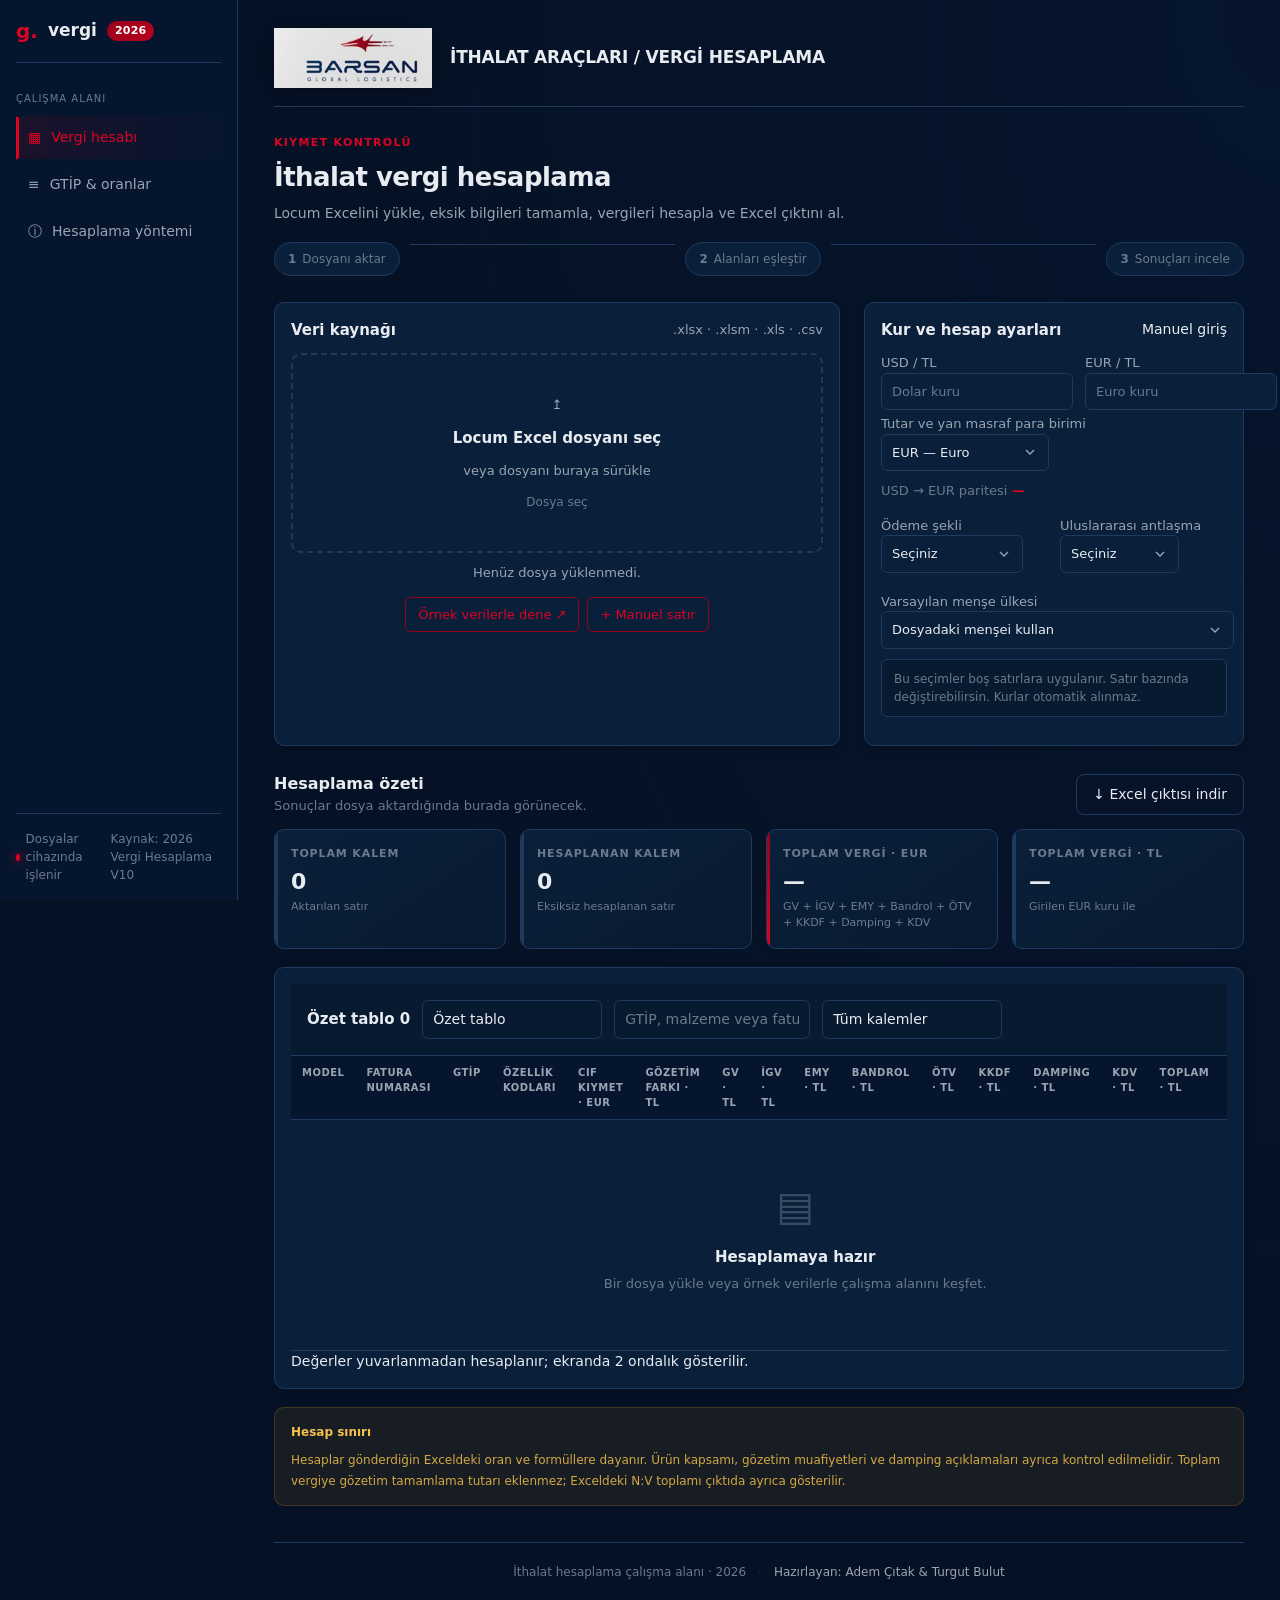
<file: index.html>
<!DOCTYPE html><html lang="tr"><head><meta charset="UTF-8"><meta name="viewport" content="width=device-width,initial-scale=1"><title>İthalat Vergi Hesaplama</title><link rel="stylesheet" href="style.css"><script src="vendor/xlsx.full.min.js" defer></script><script src="core.js" defer></script><script src="tax-core.js" defer></script><script src="app.js" defer></script></head><body>

<aside><a class="brand" href="./"><span class="mark">g.</span> vergi<span class="badge">2026</span></a><div class="navtitle">ÇALIŞMA ALANI</div><button class="nav active" data-view="calc">▦ <span>Vergi hesabı</span></button><button class="nav" data-view="rates">≡ <span>GTİP & oranlar</span></button><button class="nav" data-view="method">ⓘ <span>Hesaplama yöntemi</span></button><div class="aside-bottom"><span class="dot"></span> Dosyalar cihazında işlenir<small>Kaynak: 2026 Vergi Hesaplama V10</small></div></aside>

<main><header><div class="header-left"><img src="assets/barsan-logo.png" alt="Barsan Global Lojistik" class="barsan-logo" onerror="this.style.display='none'"><span>İTHALAT ARAÇLARI <b>/</b> VERGİ HESAPLAMA</span></div></header>

<section id="calc" class="view"><div class="heading"><div class="eyebrow">KIYMET KONTROLÜ</div><h1>İthalat vergi hesaplama</h1><p>Locum Excelini yükle, eksik bilgileri tamamla, vergileri hesapla ve Excel çıktını al.</p></div>

<div class="steps"><span><b>1</b> Dosyanı aktar</span><i></i><span><b>2</b> Alanları eşleştir</span><i></i><span><b>3</b> Sonuçları incele</span></div>

<div class="setup"><div class="card upload"><div class="cardhead"><h2>Veri kaynağı</h2><span>.xlsx · .xlsm · .xls · .csv</span></div><label id="drop" for="file"><span class="upload-icon">↥</span><strong>Locum Excel dosyanı seç</strong><span>veya dosyanı buraya sürükle</span><em>Dosya seç</em></label><input hidden id="file" type="file" accept=".xlsx,.xlsm,.xls,.csv"><div class="fileinfo" id="fileinfo">Henüz dosya yüklenmedi.</div><div class="actions"><button class="textbtn" id="demo">Örnek verilerle dene ↗</button><button class="textbtn" id="manual">+ Manuel satır</button></div></div>

<div class="card settings"><div class="cardhead"><h2>Kur ve hesap ayarları</h2><span>Manuel giriş</span></div><div class="fields"><label>USD / TL<input id="usd" type="number" step="any" placeholder="Dolar kuru" min="0"></label><label>EUR / TL<input id="eur" type="number" step="any" placeholder="Euro kuru" min="0"></label></div><label>Tutar ve yan masraf para birimi<select id="currency"><option value="EUR">EUR — Euro</option><option value="USD">USD — ABD Doları</option><option value="TRY">TRY — Türk Lirası</option></select></label><div class="parity">USD → EUR paritesi <strong id="parity">—</strong></div><div class="fields" style="margin-top:15px"><label>Ödeme şekli<select id="payment"><option value="">Seçiniz</option><option>PEŞİN</option><option>MAL MUKABİLİ</option></select></label><label>Uluslararası antlaşma<select id="agreement"><option value="">Seçiniz</option><option value="AT">AT — A.TR</option><option value="DI">DI — Diğer</option></select></label></div><label style="margin-top:15px">Varsayılan menşe ülkesi<select id="country"><option value="">Dosyadaki menşei kullan</option></select></label><p class="hint">Bu seçimler boş satırlara uygulanır. Satır bazında değiştirebilirsin. Kurlar otomatik alınmaz.</p></div></div>

<div id="mapping" class="card" hidden><div class="cardhead"><h2>Alan eşleştirme</h2><span>Başlıkları kontrol et</span></div><div class="fields"><label>Çalışma sayfası<select id="sheet"></select></label><label>Başlık satırı<input id="headerrow" type="number" min="1" value="1"></label></div><div id="maps" class="mapgrid"></div><button class="primary" id="import">Verileri aktar ve hesapla →</button></div>

<div id="notice" role="status"></div><div class="results-head"><div><h2>Hesaplama özeti</h2><p id="source">Sonuçlar dosya aktardığında burada görünecek.</p></div><button id="export" class="outline" disabled>↓ Excel çıktısı indir</button></div><div class="metrics"><div class="metric"><span>Toplam kalem</span><strong id="count">0</strong><small>Aktarılan satır</small></div><div class="metric"><span>Hesaplanan kalem</span><strong id="affected">0</strong><small>Eksiksiz hesaplanan satır</small></div><div class="metric accent"><span>Toplam vergi · EUR</span><strong id="total">—</strong><small>GV + İGV + EMY + Bandrol + ÖTV + KKDF + Damping + KDV</small></div><div class="metric"><span>Toplam vergi · TL</span><strong id="totaltry">—</strong><small>Girilen EUR kuru ile</small></div></div>

<div class="card resultcard"><div class="tabletools"><h2>Özet tablo <span id="rowbadge">0</span></h2><select id="mode" aria-label="Görünüm"><option value="summary">Özet tablo</option><option value="inputs">Girdileri düzenle</option></select><input id="search" placeholder="GTİP, malzeme veya fatura ara…" aria-label="Kalem ara"><select id="filter" aria-label="Sonuç filtresi"><option value="all">Tüm kalemler</option><option value="positive">Pozitif fark</option><option value="error">Eksik / hatalı veri</option></select></div><div class="tablewrap"><table><thead id="tableHead"><tr><th>Kalem / Malzeme</th><th>GTİP</th><th>Tutar</th><th>Yan masraf</th><th>Navlun</th><th>Brüt kg</th><th>Adet</th><th>M² / M³</th><th>Menşe / Ödeme / Antlaşma</th><th>Gözetim · EUR</th><th>GV</th><th>İGV</th><th>EMY</th><th>Bandrol</th><th>ÖTV</th><th>KKDF</th><th>Damping</th><th>KDV</th><th>Toplam vergi · EUR</th><th>İnceleme</th></tr></thead><tbody id="rows"><tr><td colspan="20" class="empty"><div>▤</div><strong>Hesaplamaya hazır</strong><p>Bir dosya yükle veya örnek verilerle çalışma alanını keşfet.</p></td></tr></tbody></table></div><div class="tablefooter" id="footer">Değerler yuvarlanmadan hesaplanır; ekranda 2 ondalık gösterilir.</div></div>

<div class="note"><b>Hesap sınırı</b><span>Hesaplar gönderdiğin Exceldeki oran ve formüllere dayanır. Ürün kapsamı, gözetim muafiyetleri ve damping açıklamaları ayrıca kontrol edilmelidir. Toplam vergiye gözetim tamamlama tutarı eklenmez; Exceldeki N:V toplamı çıktıda ayrıca gösterilir.</span></div></section>

<section id="rates" class="view" hidden><div class="heading"><div class="eyebrow">REFERANS TABLO</div><h1>GTİP & gözetim oranları</h1><p>Gönderdiğin Exceldeki oranlar ve uygulama açıklamaları.</p></div><div class="card"><input id="rateSearch" placeholder="GTİP veya açıklama ara…" aria-label="Oran ara"><p id="rateCount"></p><div class="tablewrap"><table><thead><tr><th>GTİP</th><th>Oran · USD</th><th>Birim</th><th>Excel açıklaması</th></tr></thead><tbody id="rateRows"></tbody></table></div><button id="moreRates" class="outline">Daha fazla göster</button></div></section>

<section id="method" class="view" hidden><div class="heading"><div class="eyebrow">HESABIN İZİ</div><h1>Hesaplama yöntemi</h1><p>Exceldeki hesabın web ortamındaki karşılığı.</p></div><div class="card prose"><h2>Vergi hesapları — Excel ile aynı kurgu</h2><p>CIF = fatura + yan masraf + navlun + gözetim farkı (EUR). GV yalnız DI seçiminde hesaplanır. İGV, AT ve Excelin AB ülke listesi eşleşmesinde sıfırlanır. EMY, AT seçimi ve GV sıfır olduğunda Exceldeki ülke sütunundan alınır; bilinmeyen ülke için en yüksek oran seçilir.</p><p>Bandrol = CIF × oran. ÖTV = (CIF + GV + İGV + EMY + Bandrol) × oran. KKDF yalnız mal mukabili seçiminde CIF üzerinden hesaplanır. KDV = (CIF + tüm önceki vergiler) × KDV oranı.</p><p>Damping hesabı, Excelin U sütunuyla aynıdır: CIF için yüzde; adet / kg için en yüksek (0; birim tutarı × miktar − CIF). Exceldeki damping formülü döviz dönüşümü yapmaz; uygulama da aynısını korur. Damping bulunan satırlar ayrıca inceleme için işaretlenir. Tabloda yer alsa da Excelin hesap formüllerinde bulunmayan Kültür Fonu ve diğer ek yükümlülükler eklenmemiştir.</p><p>Ekrandaki toplam vergi gözetim farkını içermez. Çıktıdaki "Excel N:V toplamı" ise kaynak dosyadaki W sütunu gibi gözetim farkı + vergi toplamıdır. AT / DI dışındaki antlaşma türleri için kaynak Excelde ayrı bir hesap kurgusu yoktur.</p><h2>Gözetim fiyat tamamlama</h2><p>Gözetim eşiği (EUR) = ilgili miktar × gözetim oranı (USD) × USD/TL ÷ EUR/TL.</p><p>Karşılaştırma kıymeti (EUR) = (fatura tutarı + tedarik dışı yan masraf) × seçilen para biriminin TL kuru ÷ EUR/TL.</p><p><b>Tamamlama (EUR) = en yüksek (0; gözetim eşiği − karşılaştırma kıymeti).</b></p><h2>Excel ile aynı olan ve ayrılan noktalar</h2><p>Excelin N sütunundaki formüle göre navlun karşılaştırma kıymetine dahil edilmez. Bu uygulama aynı yöntemi izler. Kurları sen girersin; otomatik güncel kur alınmaz.</p><p>KG için brüt ağırlık, Adet için miktar kullanılır. Excelin formülü Adet dışındaki tüm birimlerde brüt ağırlığı kullanıyordu. Bu uygulamada M2 ve M3 için ayrı ölçü miktarı gerekir.</p><p>GTİP eşleştirmesi tam kodla yapılır; nokta ve boşluklar temizlenir. Aynı GTİP birden çok kez varsa Excel DÜŞEYARA gibi ilk kayıt alınır. Tabloda bulunamayan GTİP, sıfır oran kabul edilmez.</p><h2>Kapsam ve muafiyet kontrolü</h2><p>Açıklamalar ürün türü, miktar sınırı veya başka şartlar içerebilir. Bunlar otomatik yorumlanmaz. Her satırdaki "Açıklama" alanını inceleyip gerekirse "Kapsam dışı / muaf" seçeneğini işaretle. Özet, bu seçimlere göre değişir.</p><p>Oranların kaynağı 2026_Vergi_Hesaplama_V10.xlsm / Gözetim sayfasıdır. Mevzuatın güncelliği ayrıca doğrulanmamıştır. Otomatik mevzuat güncellemesi yapılmaz.</p><h2>Dosya aktarımı ve gizlilik</h2><p>Excel dosyaları cihazındaki tarayıcıda okunur; bir sunucuya gönderilmez. Makrolar çalıştırılmaz. Sayfa yenilendiğinde aktarılan veriler temizlenir. Aynı dosyadaki birden fazla para birimini ayrı ayrı hesapla.</p><p>Excel çıktısında kaynak girdiler, kullanılan kurlar, her vergi, gözetim farkı ve kontrol durumları ayrı sütunlarda bulunur. GitHub Pages için bu dosyaların kök dizinde olması yeterlidir.</p></div></section><footer><div class="footer-content"><span>İthalat hesaplama çalışma alanı · 2026</span><span class="footer-divider">·</span><span class="credits">Hazırlayan: Adem Çıtak & Turgut Bulut</span></div></footer></main></body></html>
</file>
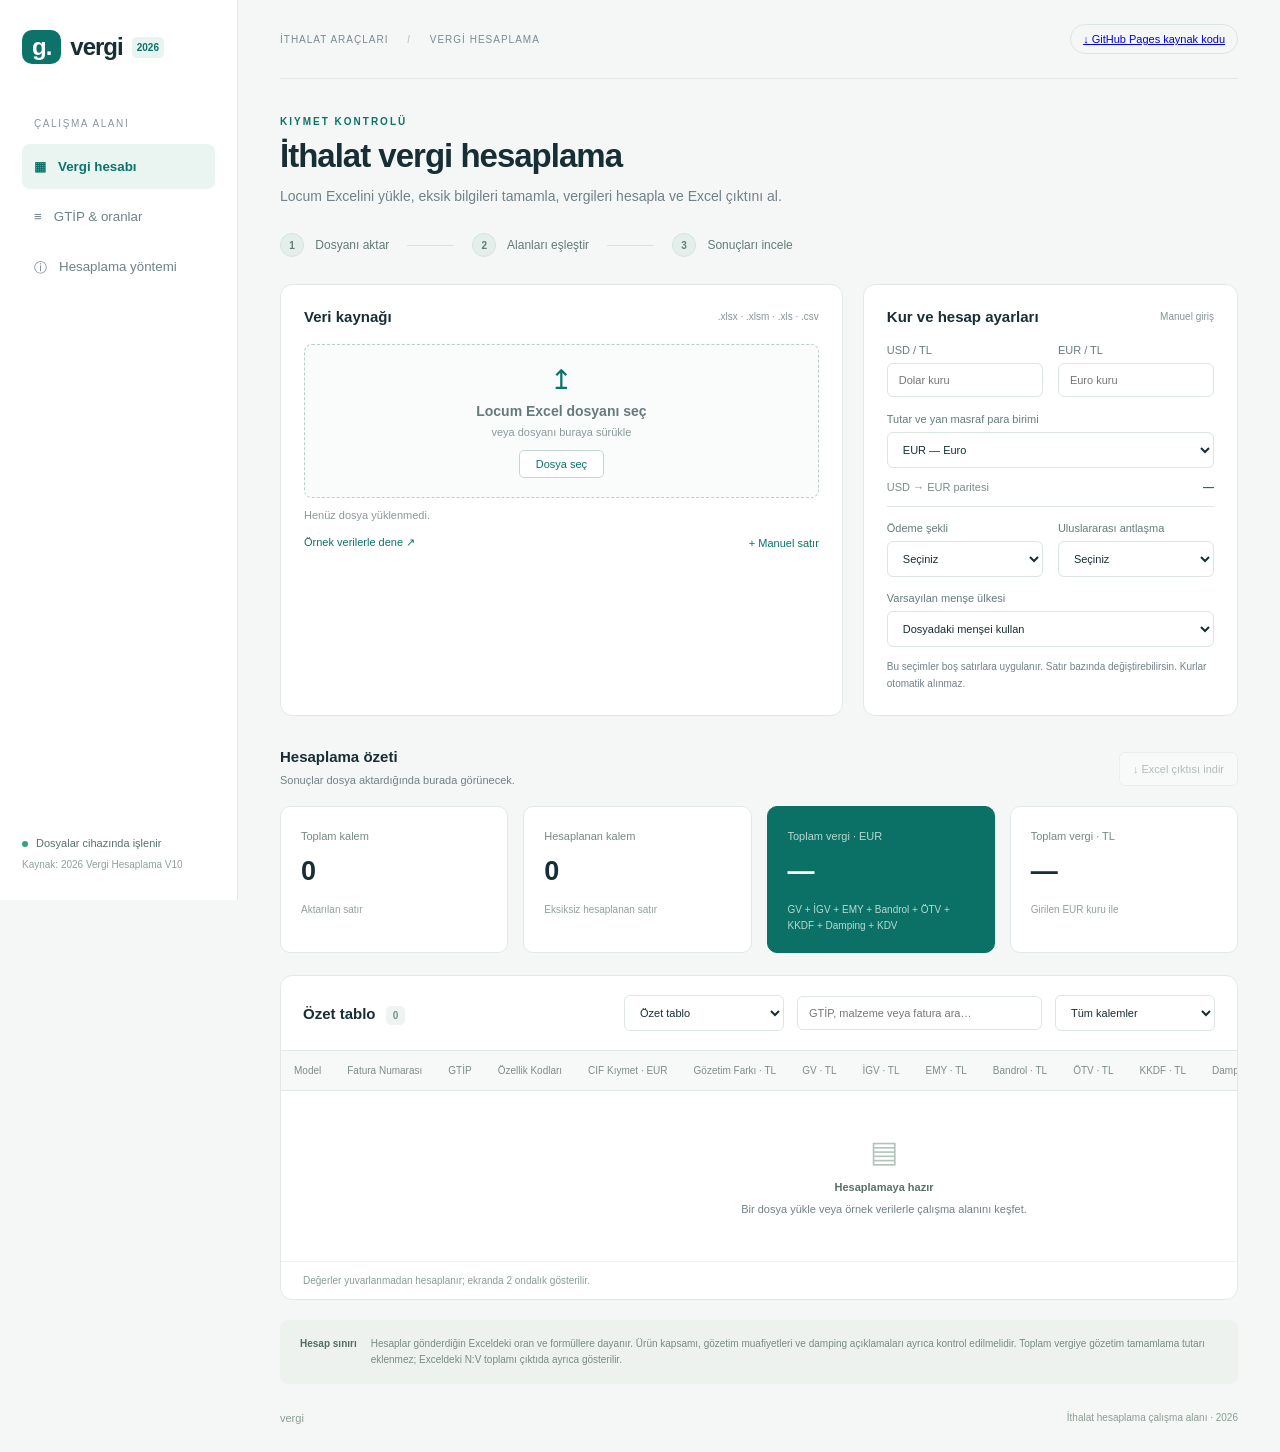
<file: github-pages-kaynak/index.html>
<!DOCTYPE html><html lang="tr"><head><meta charset="UTF-8"><meta name="viewport" content="width=device-width,initial-scale=1"><title>İthalat Vergi Hesaplama</title><link rel="stylesheet" href="style.css"><script src="vendor/xlsx.full.min.js" defer></script><script src="core.js" defer></script><script src="tax-core.js" defer></script><script src="app.js" defer></script></head><body>
<aside><a class="brand" href="./"><span class="mark">g.</span> vergi<span class="badge">2026</span></a><div class="navtitle">ÇALIŞMA ALANI</div><button class="nav active" data-view="calc">▦ <span>Vergi hesabı</span></button><button class="nav" data-view="rates">≡ <span>GTİP & oranlar</span></button><button class="nav" data-view="method">ⓘ <span>Hesaplama yöntemi</span></button><div class="aside-bottom"><span class="dot"></span> Dosyalar cihazında işlenir<small>Kaynak: 2026 Vergi Hesaplama V10</small></div></aside>
<main><header><span>İTHALAT ARAÇLARI <b>/</b> VERGİ HESAPLAMA</span><a class="private" href="github-pages-kaynak.zip" download>↓ GitHub Pages kaynak kodu</a></header>
<section id="calc" class="view"><div class="heading"><div class="eyebrow">KIYMET KONTROLÜ</div><h1>İthalat vergi hesaplama</h1><p>Locum Excelini yükle, eksik bilgileri tamamla, vergileri hesapla ve Excel çıktını al.</p></div>
<div class="steps"><span><b>1</b> Dosyanı aktar</span><i></i><span><b>2</b> Alanları eşleştir</span><i></i><span><b>3</b> Sonuçları incele</span></div>
<div class="setup"><div class="card upload"><div class="cardhead"><h2>Veri kaynağı</h2><span>.xlsx · .xlsm · .xls · .csv</span></div><label id="drop" for="file"><span class="upload-icon">↥</span><strong>Locum Excel dosyanı seç</strong><span>veya dosyanı buraya sürükle</span><em>Dosya seç</em></label><input hidden id="file" type="file" accept=".xlsx,.xlsm,.xls,.csv"><div class="fileinfo" id="fileinfo">Henüz dosya yüklenmedi.</div><div class="actions"><button class="textbtn" id="demo">Örnek verilerle dene ↗</button><button class="textbtn" id="manual">+ Manuel satır</button></div></div>
<div class="card settings"><div class="cardhead"><h2>Kur ve hesap ayarları</h2><span>Manuel giriş</span></div><div class="fields"><label>USD / TL<input id="usd" type="number" step="any" placeholder="Dolar kuru" min="0"></label><label>EUR / TL<input id="eur" type="number" step="any" placeholder="Euro kuru" min="0"></label></div><label>Tutar ve yan masraf para birimi<select id="currency"><option value="EUR">EUR — Euro</option><option value="USD">USD — ABD Doları</option><option value="TRY">TRY — Türk Lirası</option></select></label><div class="parity">USD → EUR paritesi <strong id="parity">—</strong></div><div class="fields" style="margin-top:15px"><label>Ödeme şekli<select id="payment"><option value="">Seçiniz</option><option>PEŞİN</option><option>MAL MUKABİLİ</option></select></label><label>Uluslararası antlaşma<select id="agreement"><option value="">Seçiniz</option><option value="AT">AT — A.TR</option><option value="DI">DI — Diğer</option></select></label></div><label style="margin-top:15px">Varsayılan menşe ülkesi<select id="country"><option value="">Dosyadaki menşei kullan</option></select></label><p class="hint">Bu seçimler boş satırlara uygulanır. Satır bazında değiştirebilirsin. Kurlar otomatik alınmaz.</p></div></div>
<div id="mapping" class="card" hidden><div class="cardhead"><h2>Alan eşleştirme</h2><span>Başlıkları kontrol et</span></div><div class="fields"><label>Çalışma sayfası<select id="sheet"></select></label><label>Başlık satırı<input id="headerrow" type="number" min="1" value="1"></label></div><div id="maps" class="mapgrid"></div><button class="primary" id="import">Verileri aktar ve hesapla →</button></div>
<div id="notice" role="status"></div><div class="results-head"><div><h2>Hesaplama özeti</h2><p id="source">Sonuçlar dosya aktardığında burada görünecek.</p></div><button id="export" class="outline" disabled>↓ Excel çıktısı indir</button></div><div class="metrics"><div class="metric"><span>Toplam kalem</span><strong id="count">0</strong><small>Aktarılan satır</small></div><div class="metric"><span>Hesaplanan kalem</span><strong id="affected">0</strong><small>Eksiksiz hesaplanan satır</small></div><div class="metric accent"><span>Toplam vergi · EUR</span><strong id="total">—</strong><small>GV + İGV + EMY + Bandrol + ÖTV + KKDF + Damping + KDV</small></div><div class="metric"><span>Toplam vergi · TL</span><strong id="totaltry">—</strong><small>Girilen EUR kuru ile</small></div></div>
<div class="card resultcard"><div class="tabletools"><h2>Özet tablo <span id="rowbadge">0</span></h2><select id="mode" aria-label="Görünüm"><option value="summary">Özet tablo</option><option value="inputs">Girdileri düzenle</option></select><input id="search" placeholder="GTİP, malzeme veya fatura ara…" aria-label="Kalem ara"><select id="filter" aria-label="Sonuç filtresi"><option value="all">Tüm kalemler</option><option value="positive">Pozitif fark</option><option value="error">Eksik / hatalı veri</option></select></div><div class="tablewrap"><table><thead id="tableHead"><tr><th>Kalem / Malzeme</th><th>GTİP</th><th>Tutar</th><th>Yan masraf</th><th>Navlun</th><th>Brüt kg</th><th>Adet</th><th>M² / M³</th><th>Menşe / Ödeme / Antlaşma</th><th>Gözetim · EUR</th><th>GV</th><th>İGV</th><th>EMY</th><th>Bandrol</th><th>ÖTV</th><th>KKDF</th><th>Damping</th><th>KDV</th><th>Toplam vergi · EUR</th><th>İnceleme</th></tr></thead><tbody id="rows"><tr><td colspan="20" class="empty"><div>▤</div><strong>Hesaplamaya hazır</strong><p>Bir dosya yükle veya örnek verilerle çalışma alanını keşfet.</p></td></tr></tbody></table></div><div class="tablefooter" id="footer">Değerler yuvarlanmadan hesaplanır; ekranda 2 ondalık gösterilir.</div></div>
<div class="note"><b>Hesap sınırı</b><span>Hesaplar gönderdiğin Exceldeki oran ve formüllere dayanır. Ürün kapsamı, gözetim muafiyetleri ve damping açıklamaları ayrıca kontrol edilmelidir. Toplam vergiye gözetim tamamlama tutarı eklenmez; Exceldeki N:V toplamı çıktıda ayrıca gösterilir.</span></div></section>
<section id="rates" class="view" hidden><div class="heading"><div class="eyebrow">REFERANS TABLO</div><h1>GTİP & gözetim oranları</h1><p>Gönderdiğin Exceldeki oranlar ve uygulama açıklamaları.</p></div><div class="card"><input id="rateSearch" placeholder="GTİP veya açıklama ara…" aria-label="Oran ara"><p id="rateCount"></p><div class="tablewrap"><table><thead><tr><th>GTİP</th><th>Oran · USD</th><th>Birim</th><th>Excel açıklaması</th></tr></thead><tbody id="rateRows"></tbody></table></div><button id="moreRates" class="outline">Daha fazla göster</button></div></section>
<section id="method" class="view" hidden><div class="heading"><div class="eyebrow">HESABIN İZİ</div><h1>Hesaplama yöntemi</h1><p>Exceldeki hesabın web ortamındaki karşılığı.</p></div><div class="card prose"><h2>Vergi hesapları — Excel ile aynı kurgu</h2><p>CIF = fatura + yan masraf + navlun + gözetim farkı (EUR). GV yalnız DI seçiminde hesaplanır. İGV, AT ve Excelin AB ülke listesi eşleşmesinde sıfırlanır. EMY, AT seçimi ve GV sıfır olduğunda Exceldeki ülke sütunundan alınır; bilinmeyen ülke için en yüksek oran seçilir.</p><p>Bandrol = CIF × oran. ÖTV = (CIF + GV + İGV + EMY + Bandrol) × oran. KKDF yalnız mal mukabili seçiminde CIF üzerinden hesaplanır. KDV = (CIF + tüm önceki vergiler) × KDV oranı.</p><p>Damping hesabı, Excelin U sütunuyla aynıdır: CIF için yüzde; adet / kg için en yüksek (0; birim tutarı × miktar − CIF). Exceldeki damping formülü döviz dönüşümü yapmaz; uygulama da aynısını korur. Damping bulunan satırlar ayrıca inceleme için işaretlenir. Tabloda yer alsa da Excelin hesap formüllerinde bulunmayan Kültür Fonu ve diğer ek yükümlülükler eklenmemiştir.</p><p>Ekrandaki toplam vergi gözetim farkını içermez. Çıktıdaki “Excel N:V toplamı” ise kaynak dosyadaki W sütunu gibi gözetim farkı + vergi toplamıdır. AT / DI dışındaki antlaşma türleri için kaynak Excelde ayrı bir hesap kurgusu yoktur.</p><h2>Gözetim fiyat tamamlama</h2><p>Gözetim eşiği (EUR) = ilgili miktar × gözetim oranı (USD) × USD/TL ÷ EUR/TL.</p><p>Karşılaştırma kıymeti (EUR) = (fatura tutarı + tedarik dışı yan masraf) × seçilen para biriminin TL kuru ÷ EUR/TL.</p><p><b>Tamamlama (EUR) = en yüksek (0; gözetim eşiği − karşılaştırma kıymeti).</b></p><h2>Excel ile aynı olan ve ayrılan noktalar</h2><p>Excelin N sütunundaki formüle göre navlun karşılaştırma kıymetine dahil edilmez. Bu uygulama aynı yöntemi izler. Kurları sen girersin; otomatik güncel kur alınmaz.</p><p>KG için brüt ağırlık, Adet için miktar kullanılır. Excelin formülü Adet dışındaki tüm birimlerde brüt ağırlığı kullanıyordu. Bu uygulamada M2 ve M3 için ayrı ölçü miktarı gerekir.</p><p>GTİP eşleştirmesi tam kodla yapılır; nokta ve boşluklar temizlenir. Aynı GTİP birden çok kez varsa Excel DÜŞEYARA gibi ilk kayıt alınır. Tabloda bulunamayan GTİP, sıfır oran kabul edilmez.</p><h2>Kapsam ve muafiyet kontrolü</h2><p>Açıklamalar ürün türü, miktar sınırı veya başka şartlar içerebilir. Bunlar otomatik yorumlanmaz. Her satırdaki “Açıklama” alanını inceleyip gerekirse “Kapsam dışı / muaf” seçeneğini işaretle. Özet, bu seçimlere göre değişir.</p><p>Oranların kaynağı 2026_Vergi_Hesaplama_V10.xlsm / Gözetim sayfasıdır. Mevzuatın güncelliği ayrıca doğrulanmamıştır. Otomatik mevzuat güncellemesi yapılmaz.</p><h2>Dosya aktarımı ve gizlilik</h2><p>Excel dosyaları cihazındaki tarayıcıda okunur; bir sunucuya gönderilmez. Makrolar çalıştırılmaz. Sayfa yenilendiğinde aktarılan veriler temizlenir. Aynı dosyadaki birden fazla para birimini ayrı ayrı hesapla.</p><p>Excel çıktısında kaynak girdiler, kullanılan kurlar, her vergi, gözetim farkı ve kontrol durumları ayrı sütunlarda bulunur. GitHub Pages için dist klasörünün içeriğini yayın köküne koymak yeterlidir.</p></div></section><footer>vergi <span>İthalat hesaplama çalışma alanı · 2026</span></footer></main></body></html>
</file>
<file: style.css>
:root{
  /* Barsan Brand Colors */
  --navy-950:#06152e;   /* En koyu - sidebar/header bg */
  --navy-900:#091c3c;   /* Logo ana rengi */
  --navy-800:#0b2651;   /* Hover/active states */
  --navy-700:#0c2142;   /* Border/accent */
  --navy-600:#1a3a5c;   /* Lighter navy */
  --navy-500:#2a4d7a;
  --red-600:#98011b;    /* Logo kırmızısı - primary action */
  --red-500:#b9021f;    /* Hover */
  --red-400:#dc0323;    /* Light hover */
  --ink:#e8ecf1;        /* Ana yazı (off-white) */
  --ink-muted:#9aa4b2;  /* Secondary text */
  --ink-dim:#6b7a8c;    /* Muted/disabled */
  --card:#0a1f3a;       /* Kart arka plan */
  --card-hover:#0e2847; /* Kart hover */
  --line:#1e3a5f;       /* Kenarlık */
  --line-light:#2a4d7a; /* Açık kenarlık */
  --bg:#051226;         /* Sayfa arka plan */
  --bg-elevated:#081a30;/* Yükseltilmiş alan */
  --radius:10px;
  --shadow:0 4px 16px rgba(0,0,0,.35);
  --shadow-sm:0 2px 8px rgba(0,0,0,.25);
  --transition:150ms ease;
}
*,*::before,*::after{box-sizing:border-box}
html,body{height:100%}
body{margin:0;font:14px/1.5 system-ui,-apple-system,Segoe UI,Roboto,Ubuntu,Arial,sans-serif;background:var(--bg);color:var(--ink)}
a{color:var(--red-400);text-decoration:none}a:hover{text-decoration:underline}
button{font:inherit;cursor:pointer;border:none;background:none}
input,select,textarea{font:inherit;border:1px solid var(--line);border-radius:6px;padding:8px 10px;background:var(--card);color:var(--ink)}
input:focus,select:focus,textarea:focus{outline:none;border-color:var(--red-400);box-shadow:0 0 0 3px rgba(152,1,27,.25)}
input::placeholder{color:var(--ink-dim)}
label{display:block;font-size:13px;margin-bottom:4px;color:var(--ink-muted)}
small{font-size:12px;color:var(--ink-dim)}
.card{background:var(--card);border:1px solid var(--line);border-radius:var(--radius);padding:16px;box-shadow:var(--shadow-sm);transition:background var(--transition),border-color var(--transition),box-shadow var(--transition)}
.card:hover{border-color:var(--line-light);box-shadow:var(--shadow)}
.cardhead{display:flex;justify-content:space-between;align-items:center;margin-bottom:12px}
.cardhead h2{margin:0;font-size:15px;font-weight:600;color:var(--ink)}
.prose{line-height:1.7;color:var(--ink-muted)}
.prose h2{margin-top:1.5em;font-size:15px;color:var(--ink)}
.prose p{margin:.6em 0}

/* Sidebar */
aside{position:fixed;top:0;left:0;bottom:0;width:238px;background:var(--navy-950);border-right:1px solid var(--line);display:flex;flex-direction:column;padding:16px;overflow-y:auto;z-index:10}
.brand{display:flex;align-items:center;gap:10px;font-weight:700;font-size:17px;color:var(--ink);margin-bottom:28px;padding-bottom:16px;border-bottom:1px solid var(--line)}
.mark{color:var(--red-400);font-size:20px}
.badge{font-size:11px;background:linear-gradient(135deg,var(--red-600),var(--red-500));color:#fff;padding:2px 8px;border-radius:999px;font-weight:600;letter-spacing:.02em}
.navtitle{font-size:10px;text-transform:uppercase;letter-spacing:.1em;color:var(--ink-dim);margin-bottom:10px}
.nav{display:flex;align-items:center;gap:10px;width:100%;padding:11px 12px;border-radius:8px;color:var(--ink-muted);margin-bottom:4px;transition:background var(--transition),color var(--transition);position:relative}
.nav::before{content:"";position:absolute;left:0;top:50%;transform:translateY(-50%);width:3px;height:0;background:var(--red-400);border-radius:0 3px 3px 0;transition:height var(--transition)}
.nav:hover{background:var(--navy-900);color:var(--ink)}
.nav:hover::before{height:60%}
.nav.active{background:linear-gradient(90deg,rgba(152,1,27,.15),transparent);color:var(--red-400);font-weight:500}
.nav.active::before{height:100%}
.aside-bottom{margin-top:auto;padding-top:16px;border-top:1px solid var(--line);font-size:12px;color:var(--ink-dim);display:flex;align-items:center;gap:6px}
.dot{width:7px;height:7px;border-radius:50%;background:var(--red-400);box-shadow:0 0 8px var(--red-400);animation:pulse 2s infinite}
@keyframes pulse{0%,100%{opacity:1}50%{opacity:.5}}

/* Main */
main{margin-left:238px;padding:28px 36px;max-width:1900px;background:radial-gradient(ellipse at top right,rgba(11,38,81,.15),transparent 60%),var(--bg)}
header{display:flex;justify-content:space-between;align-items:center;margin-bottom:28px;padding-bottom:18px;border-bottom:1px solid var(--line)}
.header-left{display:flex;align-items:center;gap:18px}
.barsan-logo{height:60px;width:auto;max-width:260px;object-fit:contain;filter:drop-shadow(0 2px 8px rgba(0,0,0,.4));transition:filter var(--transition)}
.barsan-logo:hover{filter:drop-shadow(0 4px 16px rgba(152,1,27,.3))}
@media(max-width:760px){.barsan-logo{height:48px;max-width:200px}}
header span{font-weight:600;font-size:17px;color:var(--ink);letter-spacing:-.01em}

/* Headings */
.heading{margin-bottom:18px}
.eyebrow{font-size:11px;text-transform:uppercase;letter-spacing:.12em;color:var(--red-400);margin-bottom:6px;font-weight:600}
.heading h1{margin:0 0 6px;font-size:26px;font-weight:700;color:var(--ink);letter-spacing:-.02em}
.heading p{margin:0;color:var(--ink-muted);font-size:14px}

/* Steps */
.steps{display:flex;gap:10px;margin-bottom:26px;font-size:12px;color:var(--ink-dim)}
.steps span{display:flex;align-items:center;gap:6px;background:var(--card);border:1px solid var(--line);border-radius:999px;padding:7px 13px;transition:all var(--transition)}
.steps span:hover{border-color:var(--red-600);color:var(--red-400)}
.steps i{flex:1;height:1px;background:var(--line);margin-top:2px}

/* Setup Grid */
.setup{display:grid;grid-template-columns:1fr 380px;gap:24px;margin-bottom:26px}
@media(max-width:1100px){.setup{grid-template-columns:1fr}aside{width:64px}.brand span,.nav span,.navtitle,.aside-bottom small{display:none}.nav{justify-content:center;padding:12px}.nav::before{display:none}main{margin-left:64px;padding:18px}}
@media(max-width:760px){aside{position:static;width:auto;border-right:none;border-bottom:1px solid var(--line);flex-direction:row;flex-wrap:wrap;padding:12px}.navtitle{display:none}main{margin-left:0;padding:14px}.setup{grid-template-columns:1fr}.results-head{flex-direction:column;gap:12px;align-items:stretch}}

/* Upload Area */
.upload label{display:flex;flex-direction:column;align-items:center;gap:12px;padding:40px;border:2px dashed var(--line);border-radius:var(--radius);background:var(--card);transition:border-color var(--transition),background var(--transition),box-shadow var(--transition)}
.upload label:hover{border-color:var(--red-500);background:var(--card-hover);box-shadow:0 0 0 1px var(--red-500)}
.upload label.drag-active{border-color:var(--red-400);background:rgba(152,1,27,.08);box-shadow:0 0 0 2px var(--red-400)}
.upload-icon{font-size:34px;color:var(--red-400);transition:transform var(--transition)}
.upload label:hover .upload-icon{transform:translateY(-2px)}
.upload strong{color:var(--ink);font-size:15px}
.upload span{color:var(--ink-muted);font-size:13px}
.upload em{font-size:12px;color:var(--ink-dim);font-style:normal}
.upload input{display:none}
.fileinfo{margin-top:10px;font-size:13px;color:var(--ink-muted);text-align:center;min-height:20px}
.actions{display:flex;gap:8px;margin-top:14px;justify-content:center}
.textbtn{font-size:13px;color:var(--red-400);padding:7px 12px;border:1px solid var(--red-600);border-radius:6px;background:transparent;transition:all var(--transition)}
.textbtn:hover{background:var(--red-600);color:#fff;border-color:var(--red-500)}

/* Settings Card */
.fields{display:grid;grid-template-columns:1fr 1fr;gap:12px}
@media(max-width:760px){.fields{grid-template-columns:1fr}}
.parity{margin-top:10px;font-size:13px;color:var(--ink-dim)}
.parity strong{color:var(--red-400);font-weight:600}
select{appearance:none;background-image:url("data:image/svg+xml,%3Csvg xmlns='http://www.w3.org/2000/svg' width='16' height='16' viewBox='0 0 24 24' fill='none' stroke='%239aa4b2' stroke-width='2'%3E%3Cpath d='M6 9l6 6 6-6'/%3E%3C/svg%3E");background-repeat:no-repeat;background-position:right 10px center;padding-right:36px}

/* Results Head */
.results-head{display:flex;justify-content:space-between;align-items:flex-end;margin-bottom:14px;flex-wrap:wrap;gap:12px}
.results-head h2{margin:0;font-size:16px;font-weight:600}
#source{margin:0;color:var(--ink-dim);font-size:13px}

/* Metrics */
.metrics{display:grid;grid-template-columns:repeat(4,1fr);gap:14px;margin-bottom:18px}
@media(max-width:760px){.metrics{grid-template-columns:repeat(2,1fr)}}
.metric{background:linear-gradient(145deg,var(--card),var(--bg-elevated));border:1px solid var(--line);border-radius:var(--radius);padding:16px;position:relative;overflow:hidden;transition:all var(--transition)}
.metric::before{content:"";position:absolute;left:0;top:0;bottom:0;width:3px;background:var(--line);transition:background var(--transition)}
.metric:hover{border-color:var(--line-light);transform:translateY(-1px);box-shadow:var(--shadow)}
.metric.accent::before{background:linear-gradient(180deg,var(--red-600),var(--red-400))}
.metric span{display:block;font-size:11px;text-transform:uppercase;letter-spacing:.08em;color:var(--ink-dim);margin-bottom:6px;font-weight:600}
.metric strong{font-size:22px;font-weight:700;color:var(--ink);line-height:1.2}
.metric small{font-size:11px;color:var(--ink-dim);display:block;margin-top:4px}

/* Result Card */
.resultcard{background:var(--card);border:1px solid var(--line);border-radius:var(--radius);overflow:hidden}
.tabletools{display:flex;flex-wrap:wrap;gap:12px;align-items:center;padding:16px;border-bottom:1px solid var(--line);background:var(--bg-elevated)}
.tabletools h2{margin:0;font-size:15px;font-weight:600}
.tabletools select,.tabletools input{width:auto;min-width:180px;background:var(--bg-elevated)}
.tablewrap{overflow-x:auto}
table{width:100%;border-collapse:collapse;font-size:12px}
th,td{padding:9px 11px;border-bottom:1px solid var(--line);text-align:left;vertical-align:top}
th{background:var(--navy-950);font-weight:600;color:var(--ink-muted);position:sticky;top:0;z-index:1;text-transform:uppercase;font-size:10px;letter-spacing:.05em}
td{color:var(--ink)}
tr:hover td{background:rgba(152,1,27,.03)}
td input,td select{padding:6px 8px;font-size:12px;width:100%;min-width:0;background:var(--bg-elevated);border-color:var(--line-light)}
td select{padding:6px 8px}
.empty{text-align:center;padding:56px 20px;color:var(--ink-dim)}
.empty div{font-size:40px;margin-bottom:10px;opacity:.5}
.empty strong{color:var(--ink);font-size:15px}
.empty p{margin:6px 0 0;font-size:13px}
.status{color:var(--ok);font-weight:500}
.error{color:var(--err);font-weight:500}
details summary{cursor:pointer;font-size:12px;color:var(--red-400);margin-top:4px;font-weight:500}
details summary:hover{color:var(--red-300)}
.rowdetail{font-size:12px;color:var(--ink-muted);margin-top:8px;line-height:1.6;padding:8px 0;border-top:1px solid var(--line)}
.rowdetail label{display:flex;align-items:center;gap:8px;font-size:12px;margin-top:10px;color:var(--ink-muted);cursor:pointer}
.rowdetail input[type="checkbox"]{width:14px;height:14px;accent-color:var(--red-500)}

/* Note */
.note{margin-top:18px;padding:14px 16px;background:rgba(245,158,11,.08);border:1px solid rgba(245,158,11,.2);border-radius:var(--radius);font-size:12px;color:#d4a843;line-height:1.7}
.note b{display:block;margin-bottom:8px;color:#f5c04e;font-weight:600}

/* Buttons */
.primary{background:linear-gradient(135deg,var(--red-600),var(--red-500));color:#fff;padding:11px 20px;border-radius:8px;font-weight:600;font-size:14px;transition:all var(--transition);box-shadow:0 2px 8px rgba(152,1,27,.3);border:none}
.primary:hover{background:linear-gradient(135deg,var(--red-500),var(--red-400));box-shadow:0 4px 16px rgba(152,1,27,.4);transform:translateY(-1px)}
.primary:disabled{background:var(--navy-600);color:var(--ink-dim);cursor:not-allowed;box-shadow:none;transform:none}
.outline{background:transparent;border:1px solid var(--line);color:var(--ink);padding:9px 16px;border-radius:8px;font-weight:500;transition:all var(--transition)}
.outline:hover{background:var(--card);border-color:var(--line-light)}

/* Map Grid */
.mapgrid{display:grid;grid-template-columns:repeat(auto-fill,minmax(230px,1fr));gap:12px;margin-top:14px}
.mapgrid label{display:flex;flex-direction:column;gap:4px}

/* Hint */
.hint{font-size:12px;color:var(--ink-dim);margin-top:10px;padding:10px 12px;background:var(--bg-elevated);border:1px solid var(--line);border-radius:6px}

/* Footer */
footer{margin-top:36px;padding-top:20px;border-top:1px solid var(--line)}
.footer-content{display:flex;align-items:center;justify-content:center;gap:12px;flex-wrap:wrap;color:var(--ink-dim);font-size:12px}
.footer-divider{color:var(--line)}
.credits{font-weight:500;color:var(--ink-muted)}
@media(max-width:480px){.footer-content{gap:6px}.credits{font-size:11px}}

/* Notice */
#notice{min-height:22px;font-size:13px;color:var(--err);margin-bottom:10px}
#notice:empty{display:none}

/* Rates Table */
#rateRows tr:hover{background:rgba(152,1,27,.03)}
#rateRows td:first-child{font-family:monospace;font-weight:600;color:var(--red-400)}
#moreRates{margin-top:14px}

/* Scrollbar */
::-webkit-scrollbar{width:8px;height:8px}
::-webkit-scrollbar-track{background:var(--navy-950)}
::-webkit-scrollbar-thumb{background:var(--navy-600);border-radius:4px;border:2px solid var(--navy-950)}
::-webkit-scrollbar-thumb:hover{background:var(--navy-500)}

/* Focus visible */
:focus-visible{outline:2px solid var(--red-400);outline-offset:2px}

/* Reduced motion */
@media(prefers-reduced-motion:reduce){*, *::before, *::after{animation-duration:.01ms !important;transition-duration:.01ms !important}}
</file>
<file: github-pages-kaynak/style.css>
:root{--ink:#172e35;--muted:#718188;--line:#e2e8e8;--teal:#0b7369;--bg:#f4f7f6}*{box-sizing:border-box}body{margin:0;background:var(--bg);color:var(--ink);font:14px 'Segoe UI',Arial,sans-serif}aside{position:fixed;width:238px;height:100vh;background:#fff;border-right:1px solid var(--line);padding:30px 22px}.brand{display:flex;align-items:center;gap:9px;color:var(--ink);font-size:24px;font-weight:700;text-decoration:none;letter-spacing:-1px}.mark{background:var(--teal);color:white;padding:3px 10px;border-radius:10px}.badge{font-size:10px;letter-spacing:0;color:var(--teal);background:#e7f4ef;padding:5px;border-radius:5px}.navtitle{font-size:10px;letter-spacing:1.6px;color:#89969b;margin:54px 12px 15px}.nav{display:flex;gap:12px;width:100%;border:0;background:none;padding:15px 12px;text-align:left;color:#718188;border-radius:8px;margin-bottom:5px}.nav.active{background:#eaf4f1;color:var(--teal);font-weight:600}.aside-bottom{position:absolute;bottom:30px;font-size:11px;color:#54726c}.aside-bottom small{display:block;color:#91a09f;font-size:10px;margin-top:10px}.dot{display:inline-block;width:6px;height:6px;background:#30a282;border-radius:50%;margin-right:5px}main{margin-left:238px;padding:0 42px;max-width:1800px}header{height:79px;border-bottom:1px solid var(--line);display:flex;justify-content:space-between;align-items:center;font-size:10px;letter-spacing:1px;color:#7b8b8f}header b{margin:0 15px;color:#c4cecc}.private{letter-spacing:0;border:1px solid #dbe6e1;border-radius:20px;padding:8px 12px;font-size:11px}.heading{padding:37px 0 25px}.eyebrow{color:var(--teal);font-size:10px;font-weight:700;letter-spacing:2px}h1{font-size:33px;letter-spacing:-1px;margin:10px 0}p{color:var(--muted);line-height:1.65;margin:0}h2{font-size:15px;margin:0;font-weight:650}.steps{display:flex;align-items:center;gap:18px;margin-bottom:27px;color:#637b79;font-size:12px}.steps b{display:inline-grid;place-items:center;background:#e4eeeb;border:1px solid #d5e2dc;width:24px;height:24px;border-radius:50%;font-size:10px;margin-right:8px}.steps i{width:47px;height:1px;background:#d8e2de}.setup{display:grid;grid-template-columns:1.5fr 1fr;gap:20px}.card{background:white;border:1px solid var(--line);border-radius:12px;padding:23px;margin-bottom:20px}.cardhead{display:flex;justify-content:space-between;align-items:center;gap:8px;margin-bottom:19px}.cardhead span{font-size:10px;color:#879497}.upload label{display:flex;align-items:center;flex-direction:column;border:1px dashed #b9cfca;border-radius:8px;padding:19px;cursor:pointer;background:#fafcfb;gap:7px}.upload label strong{font-size:14px}.upload label>span:not(.upload-icon){color:#8a989b;font-size:11px}.upload-icon{font-size:27px;color:var(--teal)}.upload em{font-style:normal;font-size:11px;padding:7px 16px;border:1px solid #c4d8d1;border-radius:5px;background:white;color:var(--teal);margin-top:5px}.fileinfo{font-size:11px;color:#8b999a;margin-top:11px}.actions{display:flex;justify-content:space-between;margin-top:7px}.textbtn{background:none;color:var(--teal);border:0;padding:8px 0;font-size:11px}.fields{display:grid;grid-template-columns:1fr 1fr;gap:15px}label{display:block;font-size:11px;color:#657b7b}input,select{width:100%;border:1px solid #dce5e2;border-radius:6px;padding:10px 11px;color:var(--ink);background:white;font:inherit;margin-top:7px}input:focus,select:focus{outline:2px solid #9cd2c4;outline-offset:1px}.settings>label{margin-top:16px}.parity{display:flex;justify-content:space-between;padding:13px 0;border-bottom:1px solid var(--line);font-size:11px;color:#7a8c8b}.parity strong{color:var(--teal)}.hint{font-size:10px;margin-top:12px}.mapgrid{display:grid;grid-template-columns:repeat(4,1fr);gap:16px;margin:20px 0}button{cursor:pointer;font-family:inherit}button:disabled{opacity:.4;cursor:default}.primary{background:var(--teal);color:white;border:0;padding:12px 20px;border-radius:6px}.outline{background:white;border:1px solid #d9e3df;padding:10px 13px;border-radius:6px;font-size:11px;color:#506966}.results-head{display:flex;justify-content:space-between;align-items:center;margin:12px 0 17px}.results-head p{font-size:11px;margin-top:6px}.metrics{display:grid;grid-template-columns:repeat(4,1fr);gap:15px;margin-bottom:22px}.metric{padding:20px;background:white;border:1px solid var(--line);border-radius:10px}.metric span{font-size:11px;color:#758985}.metric strong{display:block;font-size:27px;margin:13px 0;letter-spacing:-.8px;font-weight:600}.metric small{color:#91a09c;font-size:10px}.metric.accent{background:#0b7167;color:white;border-color:#0b7167}.metric.accent span,.metric.accent small{color:#b6d9d1}.resultcard{padding:0;overflow:hidden}.tabletools{display:flex;align-items:center;gap:13px;padding:19px 22px}.tabletools h2{margin-right:auto;white-space:nowrap}.tabletools h2 span{background:#edf4f1;color:#709185;font-size:10px;padding:4px 7px;border-radius:5px;margin-left:6px}.tabletools input{max-width:245px;margin:0;font-size:11px}.tabletools select{max-width:160px;margin:0;font-size:11px}.tablewrap{overflow:auto}table{border-collapse:collapse;width:100%;font-size:11px}th{background:#f7f9f8;text-align:left;font-size:10px;color:#7d8d89;font-weight:500;padding:14px 13px;white-space:nowrap;border-top:1px solid var(--line);border-bottom:1px solid var(--line)}td{padding:12px 13px;border-bottom:1px solid #edf1ef;vertical-align:top;min-width:95px}td input{font-size:11px;min-width:85px;margin:0;padding:7px}td small{display:block;color:#82968e;margin-top:5px}td strong{font-weight:600}.empty{text-align:center;padding:43px!important;color:#80948e}.empty div{font-size:30px;color:#b2c4bc;margin-bottom:12px}.empty p{font-size:11px;margin-top:7px}.empty strong{color:#586f67}.tablefooter{padding:13px 22px;font-size:10px;color:#8a9c94}.note{display:flex;gap:14px;background:#edf2ef;border-radius:8px;padding:16px 20px;font-size:10px;color:#778c82;line-height:1.6}.note b{white-space:nowrap;color:#536e61}footer{display:flex;justify-content:space-between;padding:28px 0;color:#8b9e93;font-size:11px}footer span{font-size:10px}.error{color:#ae492f}.status{background:#fff6df;color:#997329;border-radius:4px;padding:4px 6px;font-size:10px;display:inline-block}.prose{max-width:900px}.prose h2{margin:12px 0}.prose p{margin-bottom:18px}.rowdetail{font-size:11px;color:#647b70;max-width:370px;white-space:normal;line-height:1.6}details summary{cursor:pointer;color:var(--teal);margin-top:8px}#notice:not(:empty){padding:13px 18px;background:#fff3de;color:#835d25;border-radius:7px;margin-bottom:20px;font-size:12px}[hidden]{display:none!important}@media(max-width:1100px){aside{width:195px;padding:25px 15px}main{margin-left:195px;padding:0 24px}.brand{font-size:20px}.metrics{grid-template-columns:1fr 1fr}.mapgrid{grid-template-columns:1fr 1fr}}@media(max-width:760px){aside{position:relative;width:100%;height:auto;padding:16px;display:flex;flex-wrap:wrap;gap:10px}.brand{margin-right:auto}.navtitle,.aside-bottom{display:none}.nav{width:auto;font-size:11px;padding:8px;gap:5px;margin:0}.brand{width:100%}main{margin:0;padding:0 16px}header{height:55px}.private{display:none}.heading{padding-top:24px}h1{font-size:28px}.setup{grid-template-columns:1fr}.steps{gap:5px;font-size:10px}.steps i{width:15px}.metric{padding:15px}.metric strong{font-size:23px}.tabletools{flex-wrap:wrap}.tabletools h2{width:100%}.results-head{gap:10px}.note{display:block}.note b{display:block;margin-bottom:5px}.card{padding:18px}.resultcard{padding:0}footer span{max-width:60%;text-align:right}}
</file>
